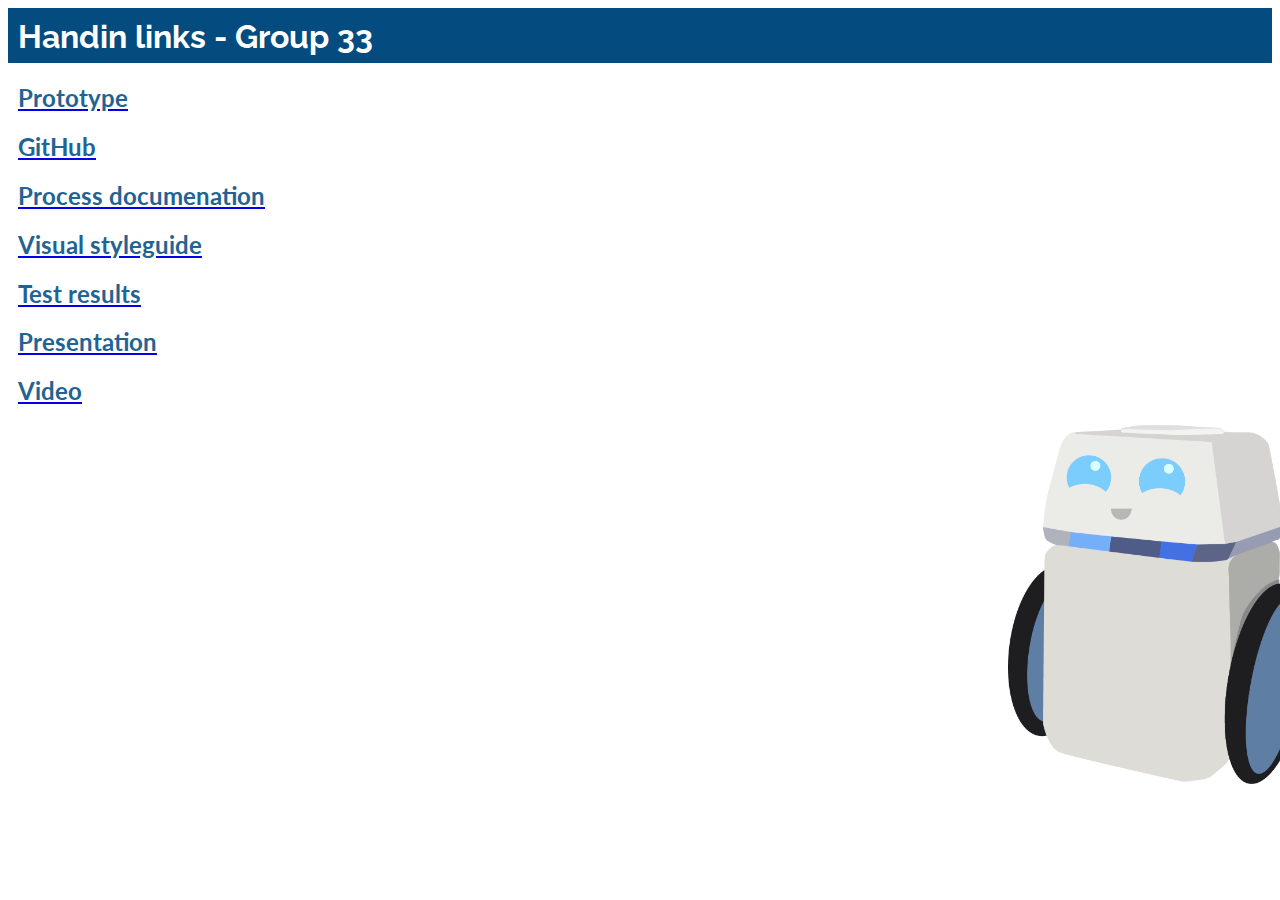
<file: index.html>
<!DOCTYPE html>
<html lang="en" dir="ltr">
  <head>
    <meta charset="utf-8">
    <link rel="stylesheet" href="assets/css/style.css">
    <link href="https://fonts.googleapis.com/css?family=Raleway|Lato" rel="stylesheet">
    <title>Project 2 - Hand ins</title>
  </head>
  <body>

    <div class="menu">
    	<h1>Handin links - Group 33</h1>
    </div>

    <a href="http://kamilla-andersen.dk/kuboforum/" target="_blank"><h2>Prototype</h2></a>
    <a href="https://github.com/TitanTania/kuboforum" target="_blank"><h2>GitHub</h2></a>
    <a href="http://kamilla-andersen.dk/handinlink/assets/links/process_documentation.pdf" target="_blank"><h2>Process documenation</h2></a>
    <a href="styleguide.html" target="_blank"><h2>Visual styleguide</h2></a>
    <a href="https://docs.google.com/document/d/1nQeCsjsviwQig3PMXyi3jg60a9U6104vYJY_ra85tqw/edit?usp=sharing" target="_blank"><h2>Test results</h2></a>
    <a href="https://docs.google.com/presentation/d/1wMBnAvU8dWfhe0ddKpAfo2jB1vLYKA9gWiNCepuQWbo/edit?usp=sharing" target="_blank"><h2>Presentation</h2></a>
    <a href="https://www.youtube.com/watch?v=Fhgusjx255w&feature=youtu.be" target="_blank"><h2>Video</h2></a>


    <div class="kuborobot">
      <img src="assets/images/kubo_robot.png">
    </div>

  </body>
</html>
</file>
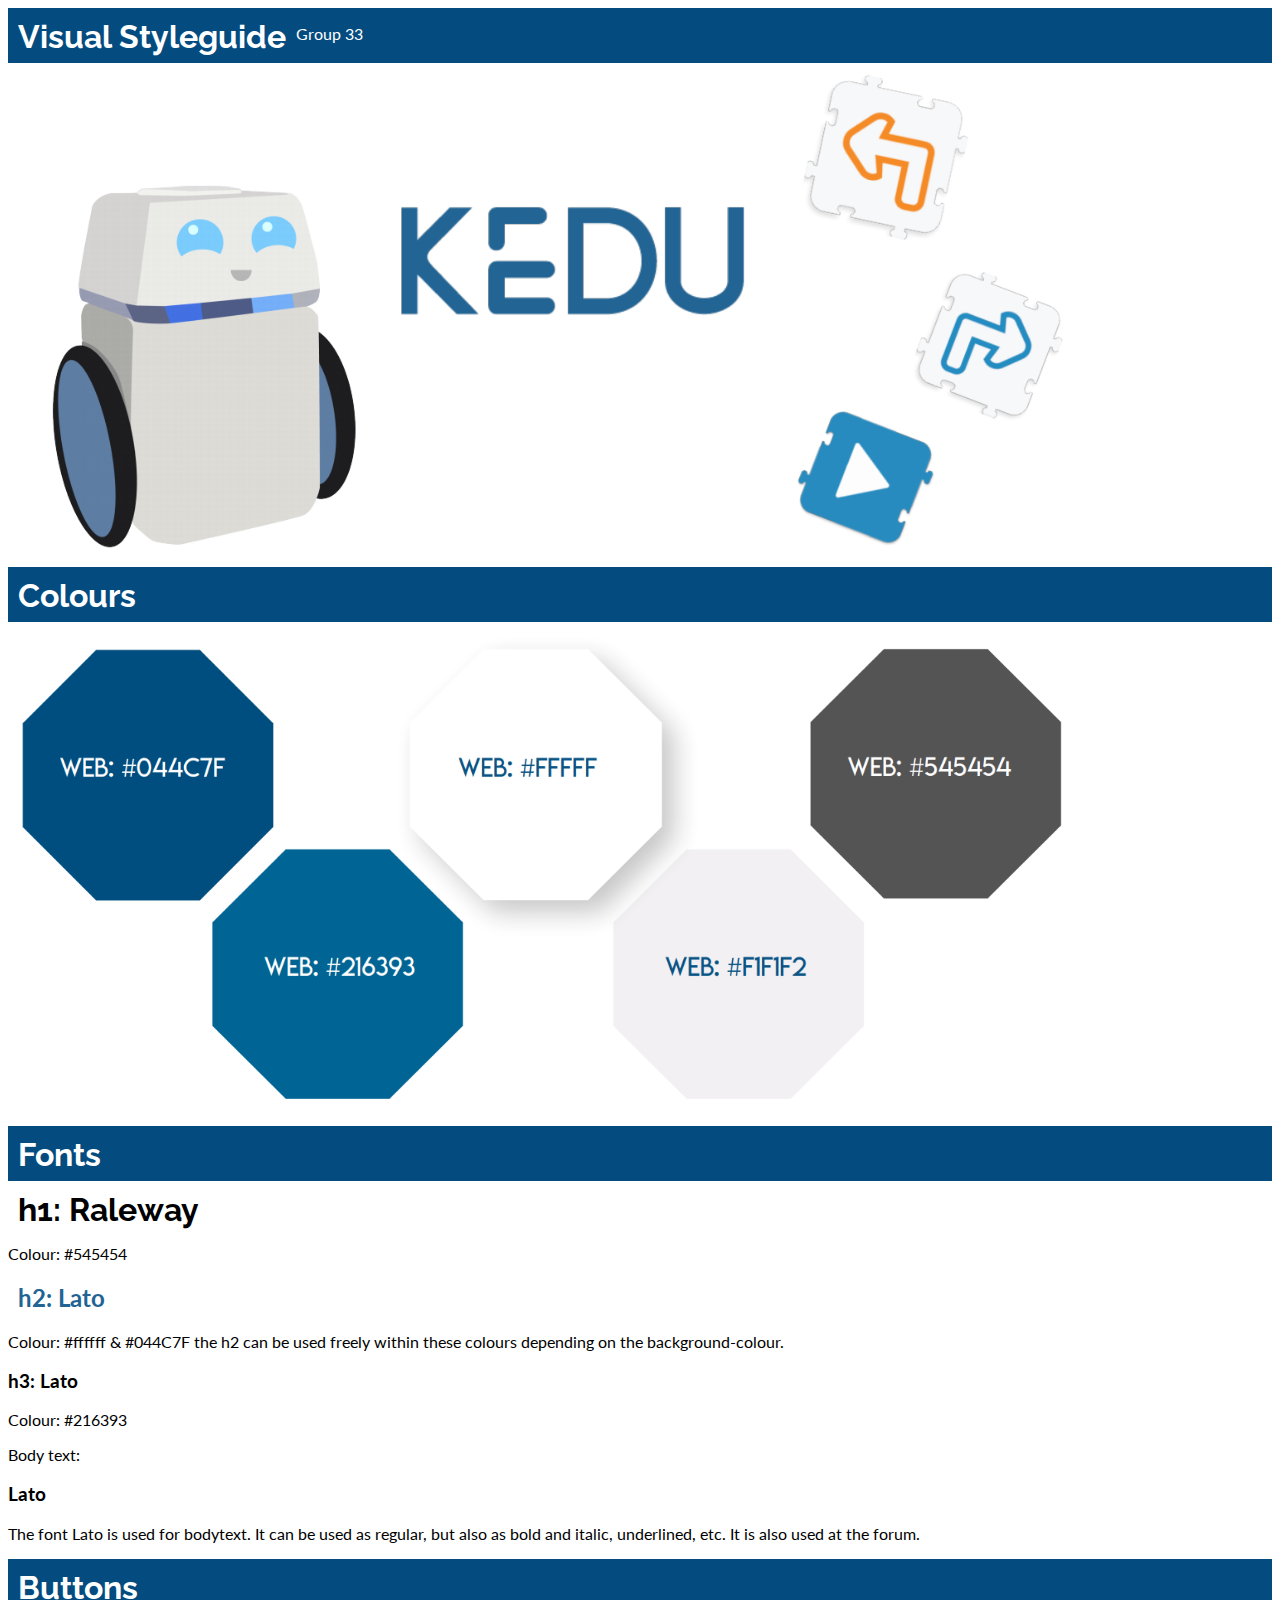
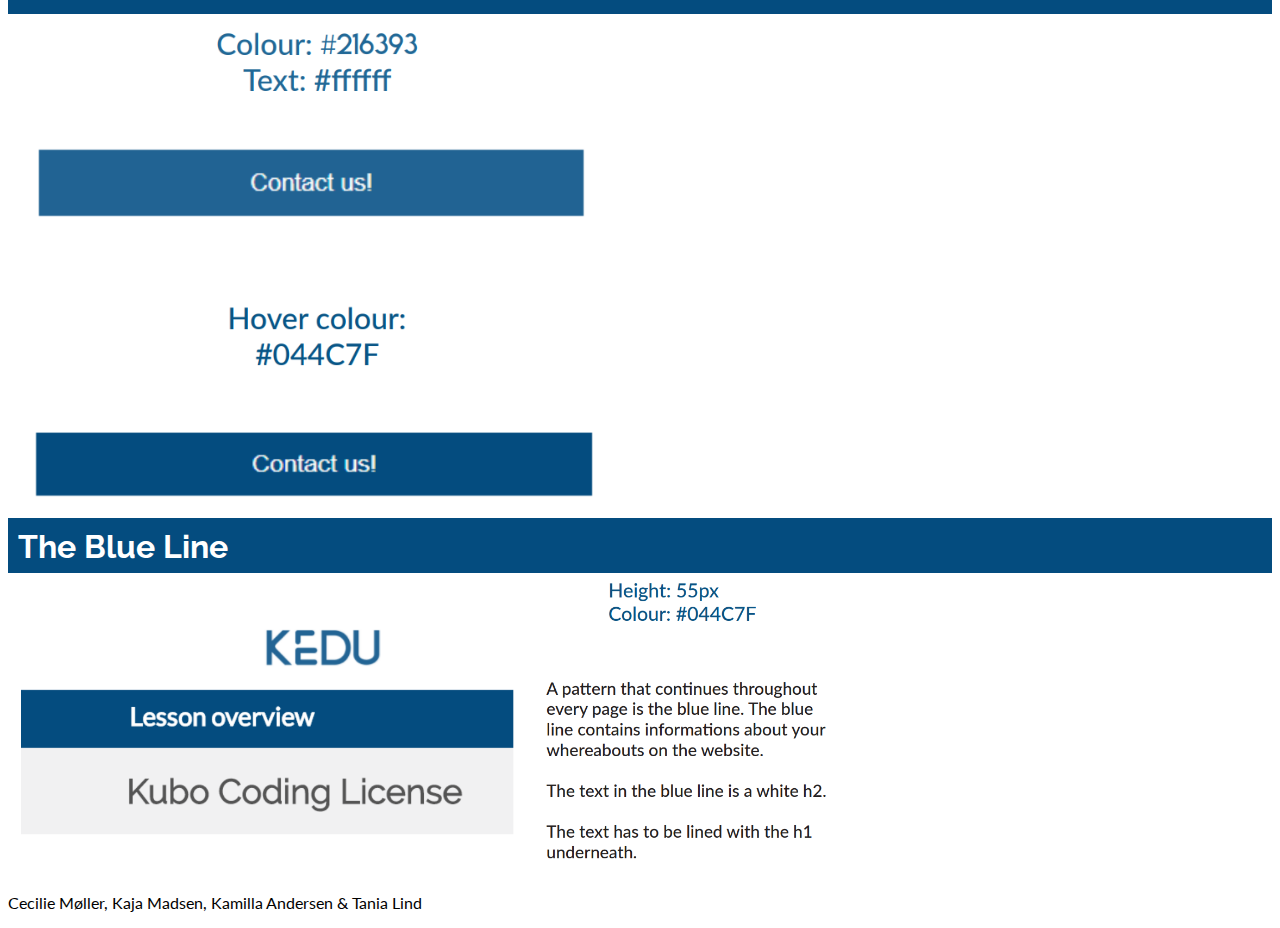
<file: styleguide.html>
<!DOCTYPE html>
<html lang="en" dir="ltr">
  <head>
    <meta charset="utf-8">
    <link rel="stylesheet" href="assets/css/style.css">
    <link href="https://fonts.googleapis.com/css?family=Raleway|Lato" rel="stylesheet">
    <title>Style guide</title>
  </head>
  <body>

  <div class="menu">
    <div class="text">
      <h1>Visual Styleguide</h1>
      <p> Group 33</p>
    </div>
  </div>
  <img src="assets/images/style-header.png" class="styleimg">

  <div class="menu">
    <h1>Colours</h1>
  </div>
  <img src="assets/images/colors.png" class="styleimg">

<div class="flex">
  <div class="menu">
    <h1>Fonts</h1>
  </div>
</div>
<div>
  <h1>h1: Raleway</h1>
  <p>Colour: #545454</p>
  <h2>h2: Lato</h2>
  <p>Colour: #ffffff & #044C7F
  the h2 can be used freely within these colours depending on the background-colour.</p>
  <h3>h3: Lato</h3>
  <p>Colour: #216393</p>
</div>
<div>
  <p>Body text:</p>
  <h3>Lato</h3>
  <p>The font Lato is used for bodytext. It can be used as regular, but also as bold and italic, underlined, etc. It is also used at the forum.</p>
</div>

<div class="menu">
  <h1>Buttons</h1>
</div>
<img src="assets/images/buttons.png" class="styleimg">

<div class="menu">
  <h1>The Blue Line</h1>
</div>
<img src="assets/images/blueline.png" class="styleimg2">

<p>Cecilie Møller, Kaja Madsen, Kamilla Andersen & Tania Lind</p>
  </body>
</html>
</file>
<file: assets/css/style.css>
.menu {
  width: auto;
  height: 55px;
  background-color: #044C7F;
  display: flex;
  color: white;
}

h1 {
  font-family: 'Raleway', sans-serif;
  margin: 10px;
}

input {
  font-family: 'Lato', sans-serif;
}

h2 {
  color: #216393;
  margin-left: 10px;
  font-family: 'Lato', sans-serif;
}

p {
  font-family: 'Lato', sans-serif;
}

h3 {
  font-family: 'Lato', sans-serif;
}

.kuborobot img{
  display: flex;
  flex-direction: row-reverse;
  width: 300px;
  height: auto;
  -webkit-transform: scaleX(-1);
    transform: scaleX(-1);
    padding-right: 1000px;
}

.styleimg {
  height: 500px;
}

.styleimg2 {
  height: 300px;
}
<<<<<<< HEAD
=======

.flex {
  display: flex;
  flex-direction: column;
}

.text {
  display: flex;
  text-align: center;
}
>>>>>>> 0fcb331cb0ea63d91e32cfea089d2e235575a9ca
</file>
